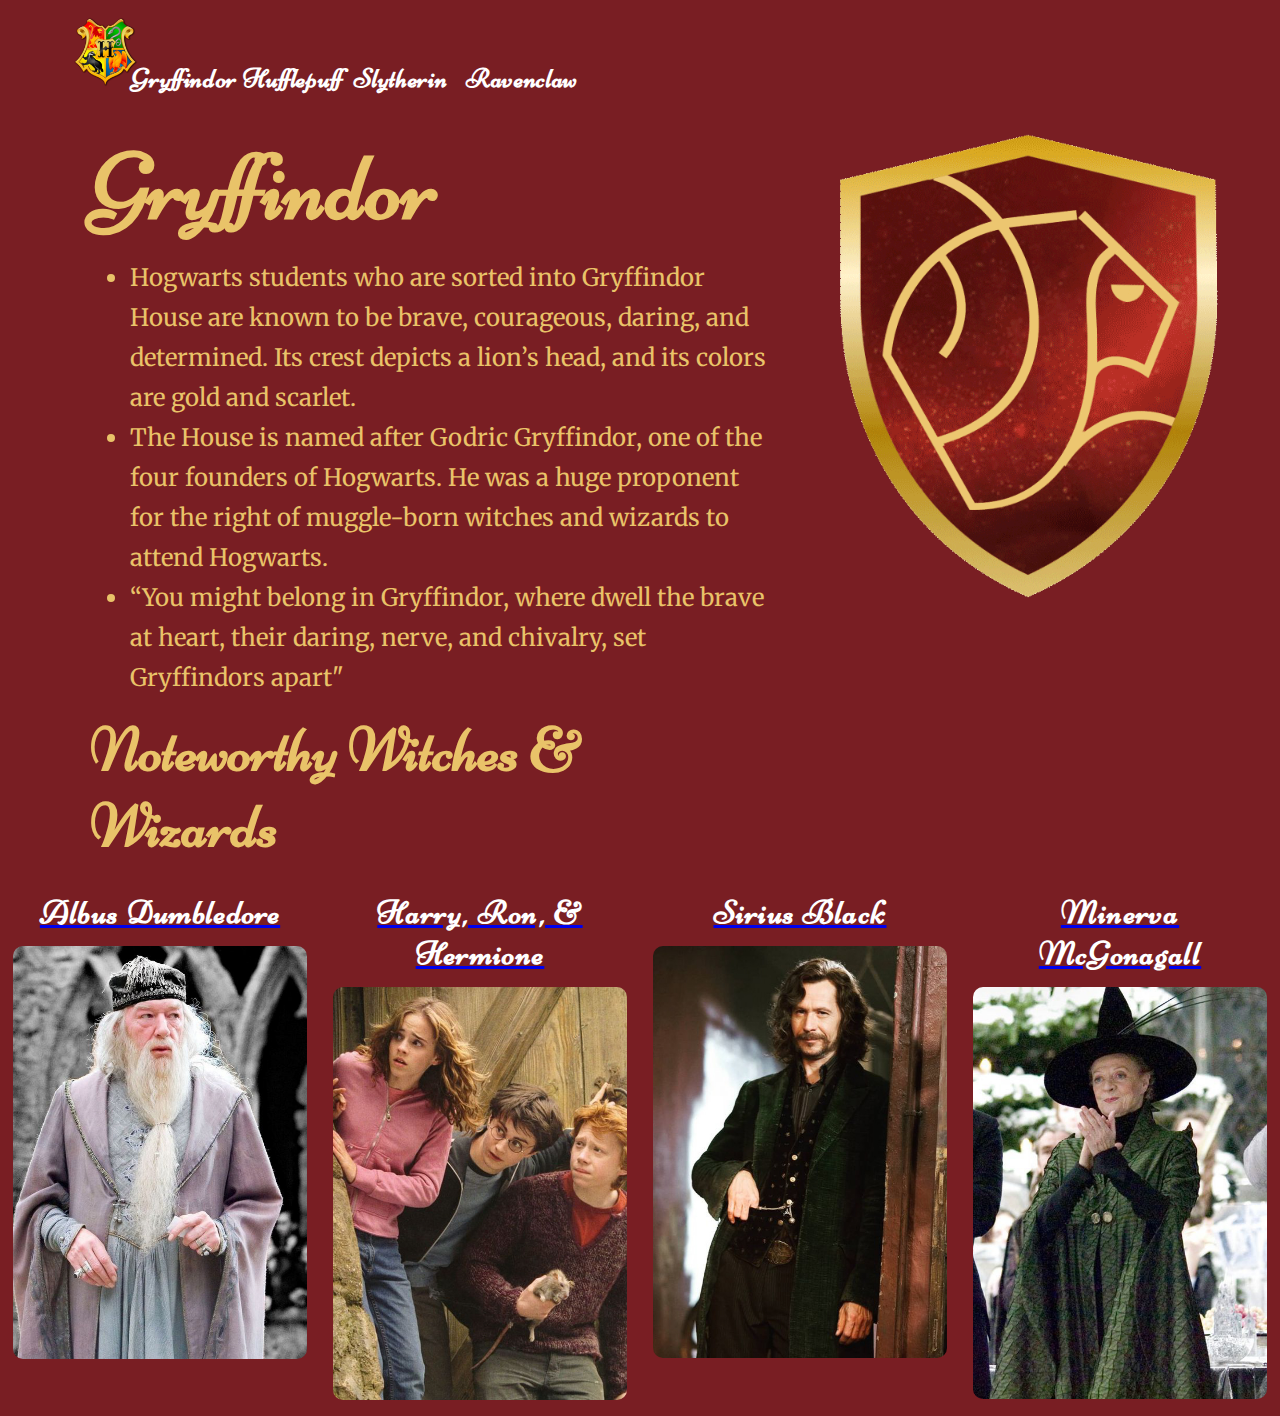
<file: gryffindor.html>
<!DOCTYPE html>
<html lang="en" dir="ltr">
  <head>
    <meta charset="utf-8">
    <title>Gryffindor</title>
    <link rel="stylesheet" href="./css/master.css">
  </head>
  <body>
    <div class="gryf-container">
    <!---start navigation--->
    <div class="navigation">
      <a href="./index.html">
        <div class="nav-item">
          <img class="icon-width" src="./images/hoglogo1.png" alt="hoglogo">
        </div></a>
      <a href="./gryffindor.html">
        <div class="nav-item red-item">
          <h4>Gryffindor</h4>
        </div></a>
      <a href="./hufflepuff.html">
        <div class="nav-item yellow-item">
          <h4>Hufflepuff</h4>
        </div></a>
      <a href="./slytherin.html">
        <div class="nav-item green-item">
          <h4>Slytherin</h4>
        </div></a>
      <a href="./ravenclaw.html">
        <div class="nav-item blue-item">
          <h4>Ravenclaw</h4>
        </div></a>
    </div>
    <!---end navigation----->
    <div class="row">
        <div class="info text-column gryftext">
          <div class="title">
          <h3>Gryffindor</h3>
            </div>
          <div class="information">
          <ul>

            <li>Hogwarts students who are sorted into Gryffindor House are known to be brave, courageous, daring, and determined. Its crest depicts a lion’s head, and its colors are gold and scarlet.</li>
            <li>The House is named after Godric Gryffindor, one of the four founders of Hogwarts. He was a huge proponent for the right of muggle-born witches and wizards to attend Hogwarts.</li>
            <li>“You might belong in Gryffindor, where dwell the brave at heart, their daring, nerve, and chivalry, set Gryffindors apart"</li>

          </ul>
          </div>
          <h3>Noteworthy Witches & Wizards</h3>
        </div>
        <div class="emblem">
            <img class="gif-width" src="./images/gryf.gif" alt="gif">
        </div>
    </div>
      <div class="row">
        <div class="column">
            <a href="https://harrypotter.fandom.com/wiki/Albus_Dumbledore" target="_blank">
              <h2 class="menu-title">Albus Dumbledore</h2>
              <img class="square-image" src="./images/dumbledore.jpg" alt="dumbledore">
            </a>
        </div>

        <div class="column">
            <a href="https://harrypotter.fandom.com/wiki/Trio" target="_blank">
              <h2 class="menu-title">Harry, Ron, & Hermione</h2>
              <img class="square-image" src="./images/trio.jpg" alt="trio">
            </a>
        </div>

        <div class="column">
            <a href="https://harrypotter.fandom.com/wiki/Sirius_Black" target="_blank">
              <h2 class="menu-title">Sirius Black</h2>
              <img class="square-image" src="./images/sirius.jpg" alt="Sirius">
            </a>
        </div>

        <div class="column">
            <a href="https://harrypotter.fandom.com/wiki/Minerva_McGonagall" target="_blank">
              <h2 class="menu-title">Minerva McGonagall</h2>
              <img class="square-image" src="./images/mcgonagall.jpg" alt="MinervaMcGonagall">
            </a>
        </div>
      </div>
    </div>
  </body>
</html>
</file>
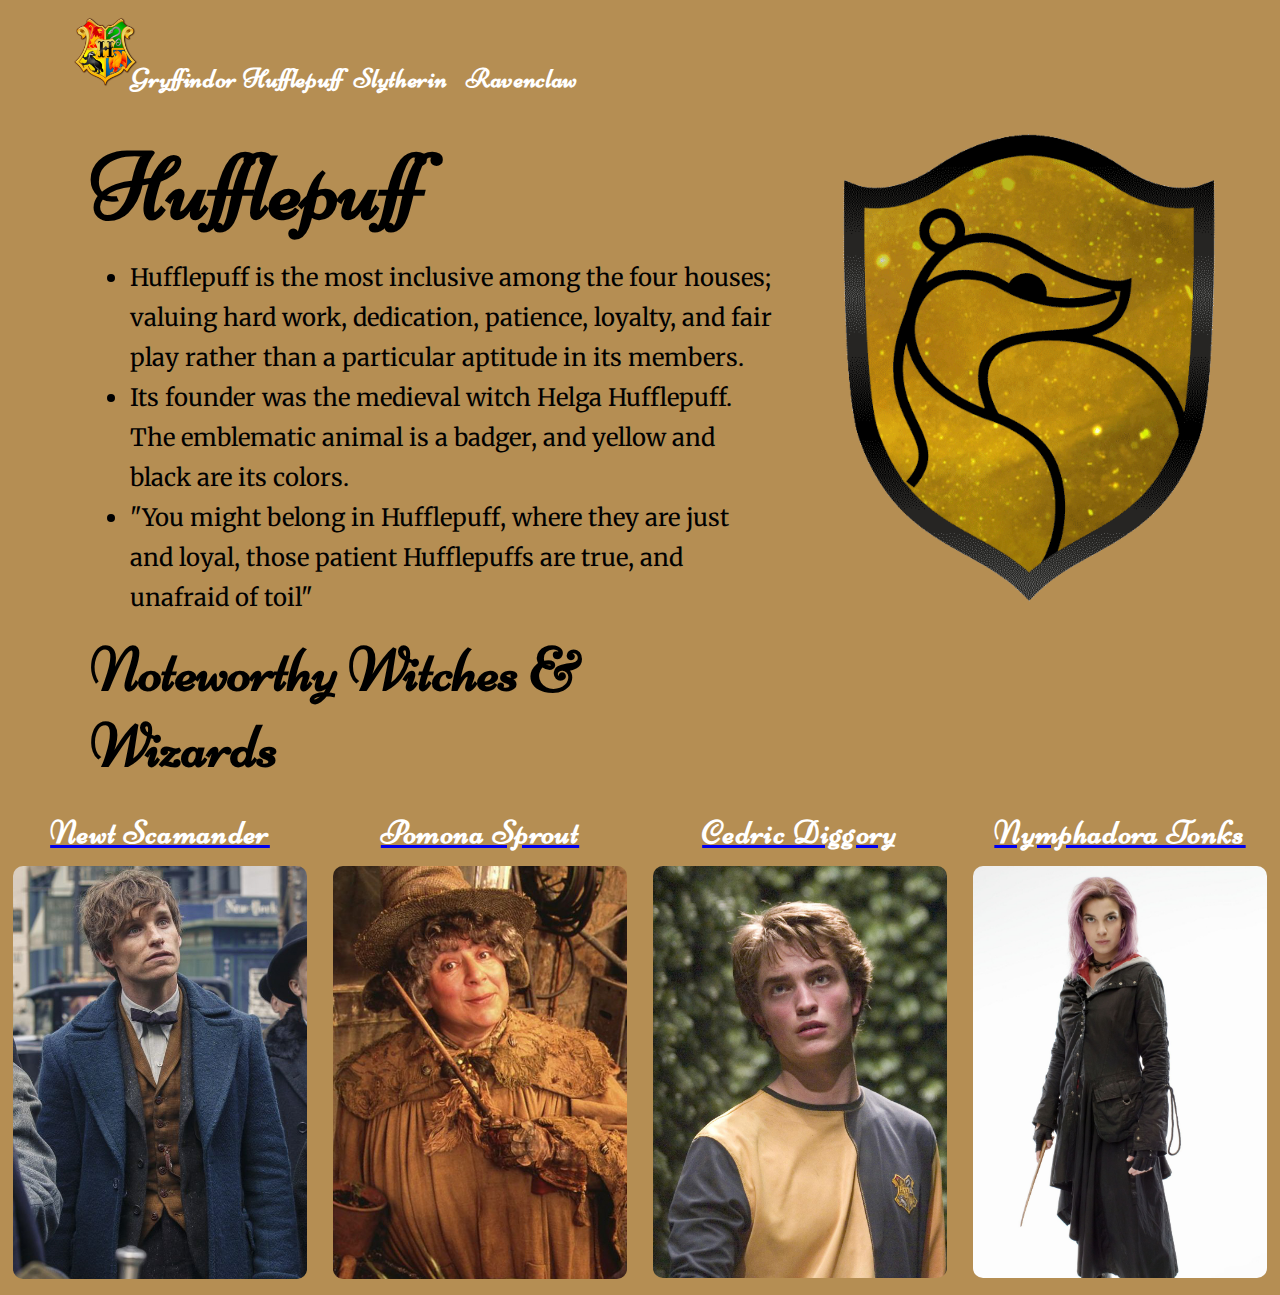
<file: hufflepuff.html>
<!DOCTYPE html>
<html lang="en" dir="ltr">
  <head>
    <meta charset="utf-8">
    <title>Hufflepuff</title>
    <link rel="stylesheet" href="./css/master.css">
  </head>
  <body>
    <div class="huff-container">
    <!---start navigation--->
    <div class="navigation">
      <a href="./index.html">
        <div class="nav-item">
          <img class="icon-width" src="./images/hoglogo1.png" alt="hoglogo">
        </div></a>
      <a href="./gryffindor.html">
        <div class="nav-item red-item">
          <h4>Gryffindor</h4>
        </div></a>
      <a href="./hufflepuff.html">
        <div class="nav-item yellow-item">
          <h4>Hufflepuff</h4>
        </div></a>
      <a href="./slytherin.html">
        <div class="nav-item green-item">
          <h4>Slytherin</h4>
        </div></a>
      <a href="./ravenclaw.html">
        <div class="nav-item blue-item">
          <h4>Ravenclaw</h4>
        </div></a>
    </div>
    <!---end navigation----->
    <div class="row">
        <div class="info text-column">
          <div class="title">
          <h3>Hufflepuff</h3>
            </div>
          <div class="information">
          <ul>

            <li>Hufflepuff is the most inclusive among the four houses; valuing hard work, dedication, patience, loyalty, and fair play rather than a particular aptitude in its members.</li>
            <li>Its founder was the medieval witch Helga Hufflepuff. The emblematic animal is a badger, and yellow and black are its colors.</li>
            <li>"You might belong in Hufflepuff, where they are just and loyal, those patient Hufflepuffs are true, and unafraid of toil"</li>

          </ul>
          </div>
          <h3>Noteworthy Witches & Wizards</h3>
        </div>
        <div class="emblem">
            <img class="gif-width" src="./images/huff.gif" alt="gif">
        </div>
    </div>
      <div class="row">
        <div class="column">
            <a href="https://harrypotter.fandom.com/wiki/Newton_Scamander" target="_blank">
              <h2 class="menu-title">Newt Scamander</h2>
              <img class="square-image" src="./images/newt.jpg" alt="gryfindor robe">
            </a>
        </div>

        <div class="column">
            <a href="https://harrypotter.fandom.com/wiki/Pomona_Sprout" target="_blank">
              <h2 class="menu-title">Pomona Sprout</h2>
              <img class="square-image" src="./images/sprout.jpg" alt="hufflepuff robe">
            </a>
        </div>

        <div class="column">
            <a href="https://harrypotter.fandom.com/wiki/Cedric_Diggory" target="_blank">
              <h2 class="menu-title">Cedric Diggory</h2>
              <img class="square-image" src="./images/cedric.jpg" alt="slytherin robe">
            </a>
        </div>

        <div class="column">
            <a href="https://harrypotter.fandom.com/wiki/Nymphadora_Tonks" target="_blank">
              <h2 class="menu-title">Nymphadora Tonks</h2>
              <img class="square-image" src="./images/tonks.jpg" alt="ravenclaw robe">
            </a>
        </div>
      </div>
    </div>
  </body>
</html>
</file>
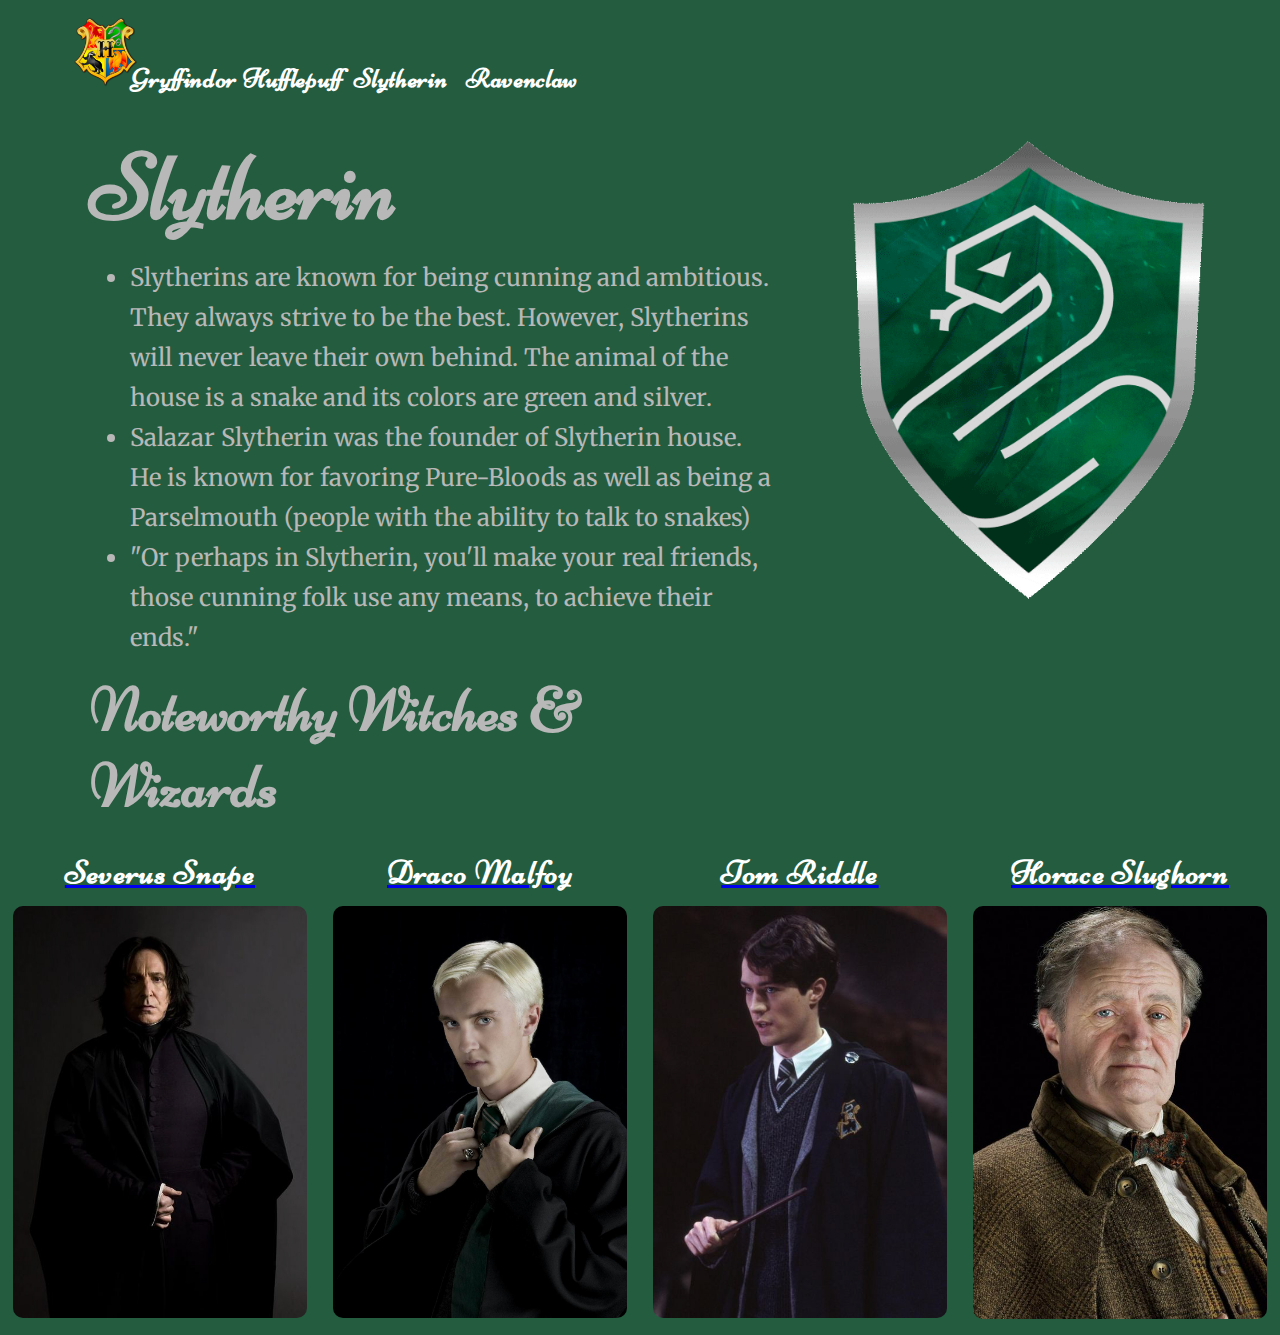
<file: slytherin.html>
<!DOCTYPE html>
<html lang="en" dir="ltr">
  <head>
    <meta charset="utf-8">
    <title>Slytherin</title>
    <link rel="stylesheet" href="./css/master.css">
  </head>
  <body>
    <div class="slyth-container">
    <!---start navigation--->
    <div class="navigation">
      <a href="./index.html">
        <div class="nav-item">
          <img class="icon-width" src="./images/hoglogo1.png" alt="hoglogo">
        </div></a>
      <a href="./gryffindor.html">
        <div class="nav-item red-item">
          <h4>Gryffindor</h4>
        </div></a>
      <a href="./hufflepuff.html">
        <div class="nav-item yellow-item">
          <h4>Hufflepuff</h4>
        </div></a>
      <a href="./slytherin.html">
        <div class="nav-item green-item">
          <h4>Slytherin</h4>
        </div></a>
      <a href="./ravenclaw.html">
        <div class="nav-item blue-item">
          <h4>Ravenclaw</h4>
        </div></a>
    </div>
    <!---end navigation----->

      <div class="row">
          <div class="info text-column slytext">
            <div class="title">
            <h3>Slytherin</h3>
              </div>
            <div class="information">
            <ul>

              <li>Slytherins are known for being cunning and ambitious. They always strive to be the best. However, Slytherins will never leave their own behind. The animal of the house is a snake and its colors are green and silver.</li>
              <li>Salazar Slytherin was the founder of Slytherin house. He is known for favoring Pure-Bloods as well as being a Parselmouth (people with the ability to talk to snakes)</li>
              <li>"Or perhaps in Slytherin, you'll make your real friends, those cunning folk use any means, to achieve their ends."</li>

            </ul>
            </div>
            <h3>Noteworthy Witches & Wizards</h3>
          </div>
          <div class="emblem">
              <img class="gif-width" src="./images/slyth.gif" alt="gif">
          </div>
      </div>

      <div class="row">
        <div class="column">
            <a href="https://harrypotter.fandom.com/wiki/Severus_Snape" target="_blank">
              <h2 class="menu-title">Severus Snape</h2>
              <img class="square-image" src="./images/snape.jpg" alt="gryfindor robe">
            </a>
        </div>

        <div class="column">
            <a href="https://harrypotter.fandom.com/wiki/Draco_Malfoy" target="_blank">
              <h2 class="menu-title">Draco Malfoy</h2>
              <img class="square-image" src="./images/draco.jpg" alt="hufflepuff robe">
            </a>
        </div>

        <div class="column">
            <a href="https://harrypotter.fandom.com/wiki/Tom_Riddle" target="_blank">
              <h2 class="menu-title">Tom Riddle</h2>
              <img class="square-image" src="./images/riddle.jpg" alt="slytherin robe">
            </a>
        </div>

        <div class="column">
            <a href="https://harrypotter.fandom.com/wiki/Horace_Slughorn" target="_blank">
              <h2 class="menu-title">Horace Slughorn</h2>
              <img class="square-image" src="./images/slughorn.jpg" alt="ravenclaw robe">
            </a>
        </div>
      </div>
    </div>
  </body>
</html>
</file>
<file: css/master.css>
@import url('https://fonts.googleapis.com/css2?family=Niconne&display=swap');
@import url('https://fonts.googleapis.com/css2?family=Merriweather:wght@300&display=swap');
body {
  font-family: 'Syne', sans-serif;
}
h1, h2,{
  color: white;
}

*
{
  margin: 0;
}

.container {
  width: 100%;
  background-color: #000000;
}

.gryf-container {
  width: 100%;
  background-color: #791E23;
}

.slyth-container {
  width: 100%;
  background-color: #245C3F;
}

.rav-container {
  width: 100%;
  background-color: #213250;
}

.huff-container {
  width: 100%;
  background-color: #B58E53;
}

.navigation {
  width: 85%;
  margin-bottom: 20px;
}

.nav-item {
  display: inline-block;
  width: 8%;
  text-align: center;
  color: white;
  font-family: 'Niconne', cursive;
  font-size: 20pt;
  letter-spacing: .5pt;
  margin-left: 20px;
}

.red-item:hover {
  background-color: #791E23;
}

.blue-item:hover {
  background-color: #213250;
}

.green-item:hover {
  background-color: #245C3F;
}

.yellow-item:hover {
  background-color: #B58E53;
}

.icon-width {
  width: 80%;
  margin-top: 20%;
  margin-left: 50px;
}

.square-image {
  width: 100%;
  border-radius: 10px;
}

.square-image:hover {
  opacity: 0.5;
}

.row {
  display: flex;
}

.column {
  flex: 20%;
  margin: 1%;
}

.menu-title {
  text-align: center;
  color: white;
  font-family: 'Niconne', cursive;
  font-size: 25pt;
  letter-spacing: 1pt;
  margin: 10pt;
}

.main-img {
  width: 90%;
  margin-left: auto;
  margin-right: auto;
  display: block;
}


.text-column {
  font-family: 'Niconne', serif;
  font-size: 40pt;
  margin-bottom: 2px;
}

.gryftext {
  color: #E9C369;
}

.ravtext {
  color: #E9B98C;
}

.slytext {
  color: #B7B8B7;
}

.emblem {
  flex: 30%;
  margin-left: 2%;
  margin-right: 4%;
  margin-top: 8pt;
}

.info {
  flex: 70%;
  margin-left: 90px;
  margin-right: 2%;
  margin-top: 12pt;
}

.information {
  font-family: 'Merriweather' , serif;
  font-size: 18pt;
  line-height: 30pt;
  margin-top: 10pt;
  margin-bottom: 10pt;
}

.title {
  font-size: 60pt;
}

.gif-width {
  width: 400px;
}
</file>
